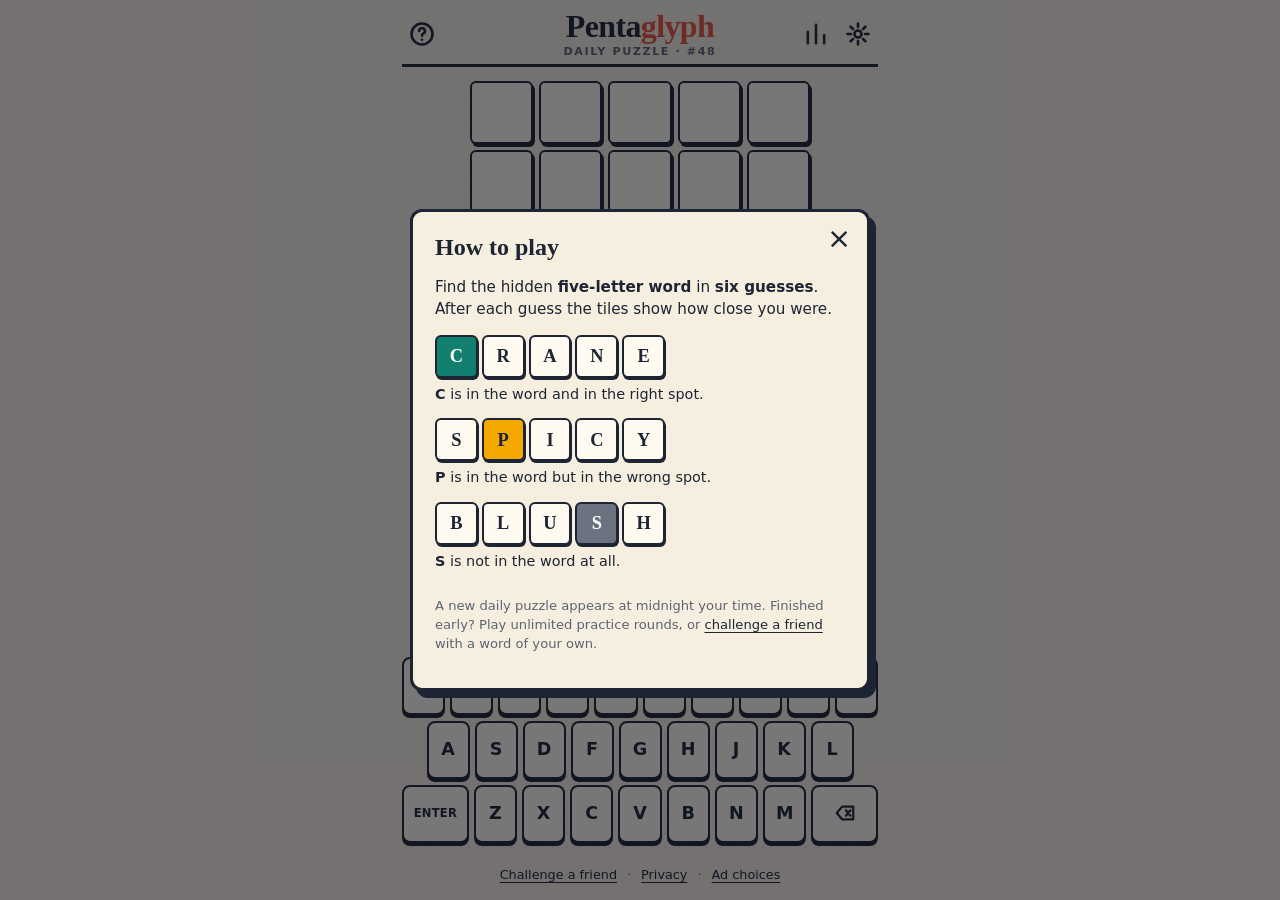
<file: index.html>
<!doctype html>
<html lang="en">
<head>
<meta charset="utf-8">
<meta name="viewport" content="width=device-width, initial-scale=1, viewport-fit=cover">
<title>Pentaglyph – the daily five-letter word game</title>
<meta name="description" content="Pentaglyph is a free daily word puzzle. Crack the hidden five-letter word in six guesses, then challenge your friends.">
<meta name="theme-color" content="#f6efe0">
<link rel="manifest" href="manifest.webmanifest">
<link rel="icon" href="icon.svg" type="image/svg+xml">
<link rel="apple-touch-icon" href="icon-192.png">
<link rel="canonical" href="https://example.com/">

<!-- Social previews: replace example.com with your domain -->
<meta property="og:type" content="website">
<meta property="og:site_name" content="Pentaglyph">
<meta property="og:title" content="Pentaglyph – can you crack today's word?">
<meta property="og:description" content="One five-letter word. Six guesses. Free daily puzzle – challenge your friends.">
<meta property="og:url" content="https://example.com/">
<meta property="og:image" content="https://example.com/og.png">
<meta name="twitter:card" content="summary_large_image">
<meta name="twitter:image" content="https://example.com/og.png">

<link rel="stylesheet" href="style.css">
</head>
<body class="ads-off">
<div class="page">

  <aside class="side side-left" aria-label="Advertisement"><div class="ad-slot" data-slot="side"><span class="ad-label">Advertisement</span></div></aside>

  <div class="app">
    <header class="top">
      <button class="icon-btn" id="btn-help" aria-label="How to play"><svg viewBox="0 0 24 24" aria-hidden="true"><circle cx="12" cy="12" r="9"/><path d="M9.5 9.5a2.5 2.5 0 1 1 3.6 2.2c-.7.4-1.1.9-1.1 1.8M12 17h.01"/></svg></button>
      <div class="brand">
        <h1 class="logo">Penta<span>glyph</span></h1>
        <p class="mode" id="mode-label">Daily puzzle</p>
      </div>
      <div class="top-right">
        <button class="icon-btn" id="btn-stats" aria-label="Stats and results"><svg viewBox="0 0 24 24" aria-hidden="true"><path d="M5 20V10M12 20V4M19 20v-7"/></svg></button>
        <button class="icon-btn" id="btn-settings" aria-label="Settings"><svg viewBox="0 0 24 24" aria-hidden="true"><circle cx="12" cy="12" r="3"/><path d="M12 3v3M12 18v3M3 12h3M18 12h3M5.6 5.6l2.1 2.1M16.3 16.3l2.1 2.1M18.4 5.6l-2.1 2.1M7.7 16.3l-2.1 2.1"/></svg></button>
      </div>
    </header>

    <div class="ad-slot ad-top" data-slot="top" aria-label="Advertisement"><span class="ad-label">Advertisement</span></div>

    <main class="game">
      <div id="board" class="board" role="grid" aria-label="Guess board"></div>
      <div id="live" class="sr-only" aria-live="polite"></div>
      <div id="keyboard" class="keyboard" aria-label="On-screen keyboard"></div>
    </main>

    <div class="ad-slot ad-bottom" data-slot="bottom" aria-label="Advertisement"><span class="ad-label">Advertisement</span></div>

    <footer class="foot">
      <button class="link" id="btn-challenge">Challenge a friend</button>
      <span aria-hidden="true">·</span>
      <a href="privacy.html">Privacy</a>
      <span aria-hidden="true">·</span>
      <button class="link" id="btn-cookies">Ad choices</button>
    </footer>
  </div>

  <aside class="side side-right" aria-label="Advertisement"><div class="ad-slot" data-slot="side"><span class="ad-label">Advertisement</span></div></aside>
</div>

<div id="toasts" class="toasts" aria-hidden="true"></div>
<canvas id="confetti" aria-hidden="true"></canvas>

<!-- How to play -->
<dialog id="dlg-help">
  <form method="dialog"><button class="close" aria-label="Close">×</button></form>
  <h2>How to play</h2>
  <p>Find the hidden <strong>five-letter word</strong> in <strong>six guesses</strong>. After each guess the tiles show how close you were.</p>
  <div class="ex">
    <div class="row"><b class="t correct">C</b><b class="t">R</b><b class="t">A</b><b class="t">N</b><b class="t">E</b></div>
    <p><strong>C</strong> is in the word and in the right spot.</p>
    <div class="row"><b class="t">S</b><b class="t present">P</b><b class="t">I</b><b class="t">C</b><b class="t">Y</b></div>
    <p><strong>P</strong> is in the word but in the wrong spot.</p>
    <div class="row"><b class="t">B</b><b class="t">L</b><b class="t">U</b><b class="t absent">S</b><b class="t">H</b></div>
    <p><strong>S</strong> is not in the word at all.</p>
  </div>
  <p class="small">A new daily puzzle appears at midnight your time. Finished early? Play unlimited practice rounds, or <button class="link" data-open="dlg-challenge">challenge a friend</button> with a word of your own.</p>
</dialog>

<!-- Stats / result -->
<dialog id="dlg-stats">
  <form method="dialog"><button class="close" aria-label="Close">×</button></form>
  <h2 id="result-title">Your stats</h2>
  <p id="result-sub" class="result-sub" hidden></p>
  <div class="stats-grid">
    <div><b id="st-played">0</b><span>Played</span></div>
    <div><b id="st-win">0</b><span>Win %</span></div>
    <div><b id="st-streak">0</b><span>Streak</span></div>
    <div><b id="st-max">0</b><span>Best</span></div>
  </div>
  <h3>Guess distribution</h3>
  <div id="dist" class="dist"></div>
  <div id="result-actions" class="actions" hidden>
    <button class="btn primary" id="btn-share">Share result</button>
    <button class="btn" id="btn-story">Save story image</button>
  </div>
  <div class="actions">
    <button class="btn" id="btn-practice">Play a practice round</button>
    <button class="btn" data-open="dlg-challenge">Challenge a friend</button>
  </div>
  <p id="next-daily" class="small center" hidden>Next daily puzzle in <b id="countdown">--:--:--</b></p>
  <div class="ad-slot ad-result" data-slot="result"><span class="ad-label">Advertisement</span></div>
</dialog>

<!-- Settings -->
<dialog id="dlg-settings">
  <form method="dialog"><button class="close" aria-label="Close">×</button></form>
  <h2>Settings</h2>
  <label class="set"><span><b>Hard mode</b><small>Revealed hints must be used in later guesses.</small></span><input type="checkbox" id="set-hard"></label>
  <label class="set"><span><b>Colour-blind marks</b><small>Adds a symbol to correct and misplaced tiles.</small></span><input type="checkbox" id="set-marks"></label>
  <label class="set"><span><b>Theme</b><small>Match your device or pick one.</small></span>
    <select id="set-theme"><option value="auto">Auto</option><option value="light">Light</option><option value="dark">Dark</option></select></label>
  <label class="set"><span><b>Reduce motion</b><small>Skip flips and confetti.</small></span><input type="checkbox" id="set-motion"></label>
</dialog>

<!-- Challenge -->
<dialog id="dlg-challenge">
  <form method="dialog"><button class="close" aria-label="Close">×</button></form>
  <h2>Challenge a friend</h2>
  <p>Pick any five-letter word. We'll make a link – your friend gets six guesses to crack it.</p>
  <input id="challenge-word" class="word-input" maxlength="5" autocomplete="off" autocapitalize="characters" spellcheck="false" placeholder="YOURS" aria-label="Your secret word">
  <p id="challenge-msg" class="small" role="status"></p>
  <div class="actions"><button class="btn primary" id="btn-challenge-go">Create link</button></div>
</dialog>

<!-- Consent banner -->
<div id="consent" class="consent" role="dialog" aria-label="Cookie and ads choices" hidden>
  <p>We show ads to keep Pentaglyph free. Ads may use cookies to personalise what you see. See our <a href="privacy.html">privacy policy</a>.</p>
  <div class="consent-btns">
    <button class="btn" id="consent-no">Non-personalised</button>
    <button class="btn primary" id="consent-yes">Accept</button>
  </div>
</div>

<script src="config.js"></script>
<script src="words.js"></script>
<script src="game.js"></script>
<script src="ads.js"></script>
</body>
</html>
</file>
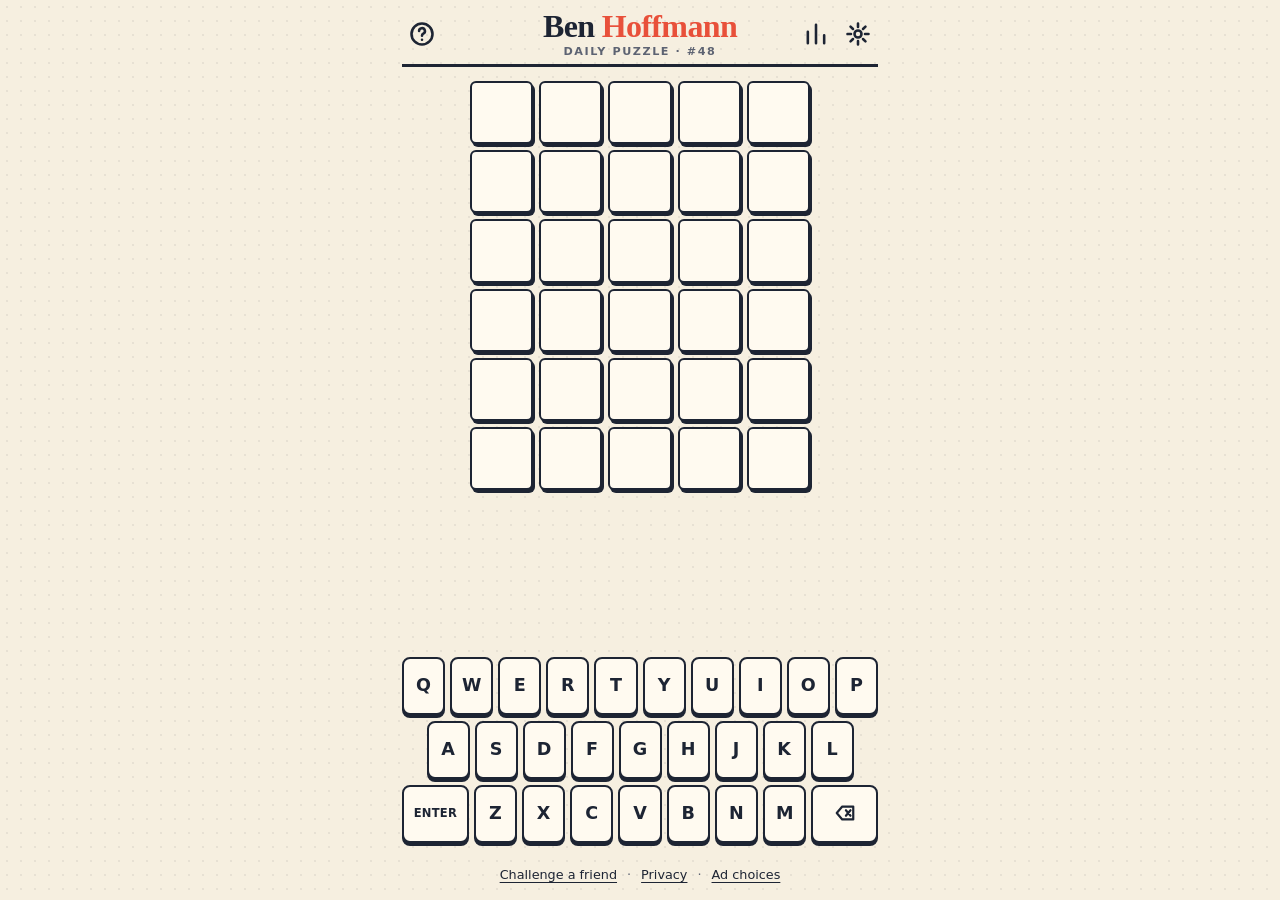
<file: public/index.html>
<!doctype html>
<html lang="en">
<head>
<meta charset="utf-8">
<meta name="viewport" content="width=device-width, initial-scale=1, viewport-fit=cover">
<title>Ben Hoffmann</title>
<meta name="description" content="Ben Hoffmann is a free daily word puzzle. Crack the hidden five-letter word in six guesses, then challenge your friends.">
<meta name="theme-color" content="#f6efe0">
<link rel="manifest" href="manifest.webmanifest">
<link rel="icon" href="icon.svg" type="image/svg+xml">
<link rel="apple-touch-icon" href="icon-192.png">
<link rel="canonical" href="https://example.com/">

<!-- Social previews: replace example.com with your domain -->
<meta property="og:type" content="website">
<meta property="og:site_name" content="Ben Hoffmann">
<meta property="og:title" content="Ben Hoffmann – can you crack today's word?">
<meta property="og:description" content="One five-letter word. Six guesses. Free daily puzzle – challenge your friends.">
<meta property="og:url" content="https://example.com/">
<meta property="og:image" content="https://example.com/og.png">
<meta name="twitter:card" content="summary_large_image">
<meta name="twitter:image" content="https://example.com/og.png">

<link rel="stylesheet" href="style.css">
</head>
<body class="ads-off">
<div class="page">

  <aside class="side side-left" aria-label="Advertisement"><div class="ad-slot" data-slot="side"><span class="ad-label">Advertisement</span></div></aside>

  <div class="app">
    <header class="top">
      <button class="icon-btn" id="btn-help" aria-label="How to play"><svg viewBox="0 0 24 24" aria-hidden="true"><circle cx="12" cy="12" r="9"/><path d="M9.5 9.5a2.5 2.5 0 1 1 3.6 2.2c-.7.4-1.1.9-1.1 1.8M12 17h.01"/></svg></button>
      <div class="brand">
        <h1 class="logo">Ben <span>Hoffmann</span></h1>
        <p class="mode" id="mode-label">Daily puzzle</p>
      </div>
      <div class="top-right">
        <button class="icon-btn" id="btn-stats" aria-label="Stats and results"><svg viewBox="0 0 24 24" aria-hidden="true"><path d="M5 20V10M12 20V4M19 20v-7"/></svg></button>
        <button class="icon-btn" id="btn-settings" aria-label="Settings"><svg viewBox="0 0 24 24" aria-hidden="true"><circle cx="12" cy="12" r="3"/><path d="M12 3v3M12 18v3M3 12h3M18 12h3M5.6 5.6l2.1 2.1M16.3 16.3l2.1 2.1M18.4 5.6l-2.1 2.1M7.7 16.3l-2.1 2.1"/></svg></button>
      </div>
    </header>

    <div class="ad-slot ad-top" data-slot="top" aria-label="Advertisement"><span class="ad-label">Advertisement</span></div>

    <main class="game">
      <div id="board" class="board" role="grid" aria-label="Guess board"></div>
      <div id="live" class="sr-only" aria-live="polite"></div>
      <div id="keyboard" class="keyboard" aria-label="On-screen keyboard"></div>
    </main>

    <div class="ad-slot ad-bottom" data-slot="bottom" aria-label="Advertisement"><span class="ad-label">Advertisement</span></div>

    <footer class="foot">
      <button class="link" id="btn-challenge">Challenge a friend</button>
      <span aria-hidden="true">·</span>
      <a href="privacy.html">Privacy</a>
      <span aria-hidden="true">·</span>
      <button class="link" id="btn-cookies">Ad choices</button>
    </footer>
  </div>

  <aside class="side side-right" aria-label="Advertisement"><div class="ad-slot" data-slot="side"><span class="ad-label">Advertisement</span></div></aside>
</div>

<div id="toasts" class="toasts" aria-hidden="true"></div>
<canvas id="confetti" aria-hidden="true"></canvas>

<!-- How to play -->
<dialog id="dlg-help">
  <form method="dialog"><button class="close" aria-label="Close">×</button></form>
  <h2>How to play</h2>
  <p>Find the hidden <strong>five-letter word</strong> in <strong>six guesses</strong>. After each guess the tiles show how close you were.</p>
  <div class="ex">
    <div class="row"><b class="t correct">C</b><b class="t">R</b><b class="t">A</b><b class="t">N</b><b class="t">E</b></div>
    <p><strong>C</strong> is in the word and in the right spot.</p>
    <div class="row"><b class="t">S</b><b class="t present">P</b><b class="t">I</b><b class="t">C</b><b class="t">Y</b></div>
    <p><strong>P</strong> is in the word but in the wrong spot.</p>
    <div class="row"><b class="t">B</b><b class="t">L</b><b class="t">U</b><b class="t absent">S</b><b class="t">H</b></div>
    <p><strong>S</strong> is not in the word at all.</p>
  </div>
  <p class="small">A new daily puzzle appears at midnight your time. Finished early? Play unlimited practice rounds, or <button class="link" data-open="dlg-challenge">challenge a friend</button> with a word of your own.</p>
</dialog>

<!-- Stats / result -->
<dialog id="dlg-stats">
  <form method="dialog"><button class="close" aria-label="Close">×</button></form>
  <h2 id="result-title">Your stats</h2>
  <p id="result-sub" class="result-sub" hidden></p>
  <div class="stats-grid">
    <div><b id="st-played">0</b><span>Played</span></div>
    <div><b id="st-win">0</b><span>Win %</span></div>
    <div><b id="st-streak">0</b><span>Streak</span></div>
    <div><b id="st-max">0</b><span>Best</span></div>
  </div>
  <h3>Guess distribution</h3>
  <div id="dist" class="dist"></div>
  <div id="result-actions" class="actions" hidden>
    <button class="btn primary" id="btn-share">Share result</button>
    <button class="btn" id="btn-story">Save story image</button>
  </div>
  <div class="actions">
    <button class="btn" id="btn-practice">Play a practice round</button>
    <button class="btn" data-open="dlg-challenge">Challenge a friend</button>
  </div>
  <p id="next-daily" class="small center" hidden>Next daily puzzle in <b id="countdown">--:--:--</b></p>
  <div class="ad-slot ad-result" data-slot="result"><span class="ad-label">Advertisement</span></div>
</dialog>

<!-- Settings -->
<dialog id="dlg-settings">
  <form method="dialog"><button class="close" aria-label="Close">×</button></form>
  <h2>Settings</h2>
  <label class="set"><span><b>Hard mode</b><small>Revealed hints must be used in later guesses.</small></span><input type="checkbox" id="set-hard"></label>
  <label class="set"><span><b>Colour-blind marks</b><small>Adds a symbol to correct and misplaced tiles.</small></span><input type="checkbox" id="set-marks"></label>
  <label class="set"><span><b>Theme</b><small>Match your device or pick one.</small></span>
    <select id="set-theme"><option value="auto">Auto</option><option value="light">Light</option><option value="dark">Dark</option></select></label>
  <label class="set"><span><b>Reduce motion</b><small>Skip flips and confetti.</small></span><input type="checkbox" id="set-motion"></label>
</dialog>

<!-- Challenge -->
<dialog id="dlg-challenge">
  <form method="dialog"><button class="close" aria-label="Close">×</button></form>
  <h2>Challenge a friend</h2>
  <p>Pick any five-letter word. We'll make a link – your friend gets six guesses to crack it.</p>
  <input id="challenge-word" class="word-input" maxlength="5" autocomplete="off" autocapitalize="characters" spellcheck="false" placeholder="YOURS" aria-label="Your secret word">
  <p id="challenge-msg" class="small" role="status"></p>
  <div class="actions"><button class="btn primary" id="btn-challenge-go">Create link</button></div>
</dialog>

<!-- Consent banner -->
<div id="consent" class="consent" role="dialog" aria-label="Cookie and ads choices" hidden>
  <p>We show ads to keep Ben Hoffmann free. Ads may use cookies to personalise what you see. See our <a href="privacy.html">privacy policy</a>.</p>
  <div class="consent-btns">
    <button class="btn" id="consent-no">Non-personalised</button>
    <button class="btn primary" id="consent-yes">Accept</button>
  </div>
</div>

<script src="config.js"></script>
<script src="words.js"></script>
<script src="game.js"></script>
<script src="ads.js"></script>
</body>
</html>
</file>
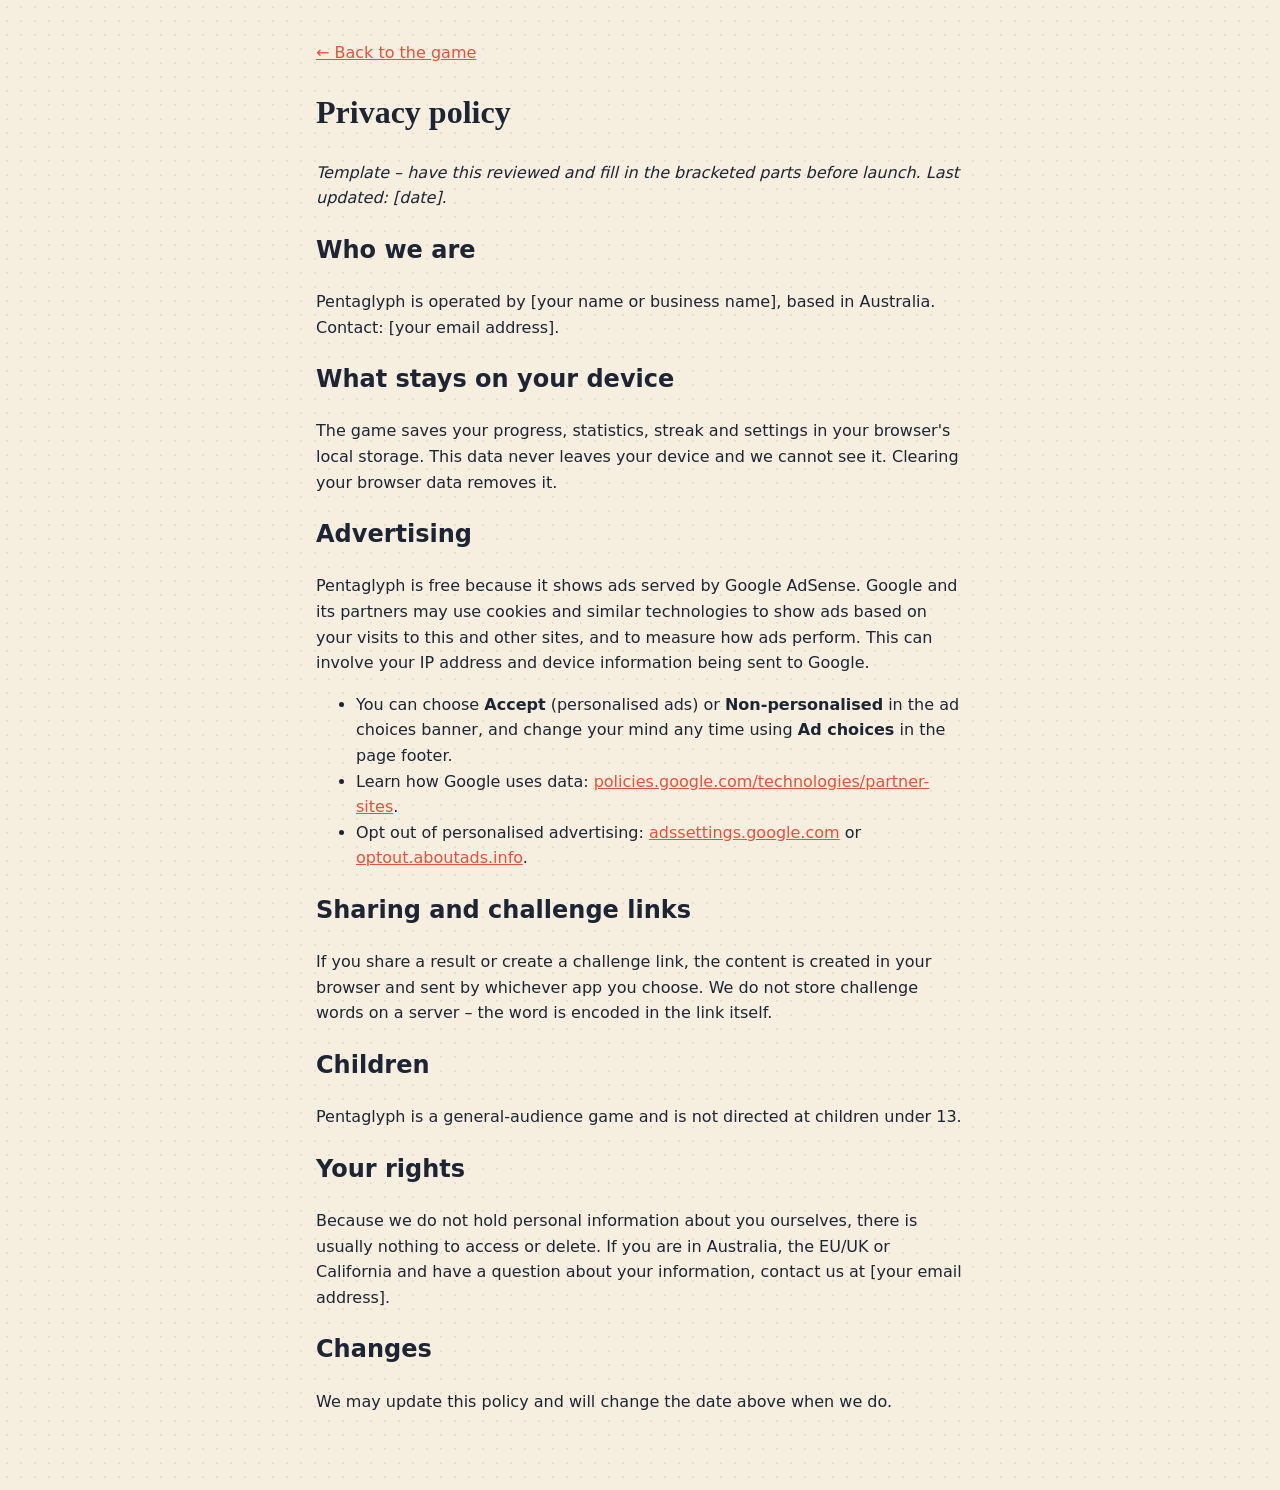
<file: privacy.html>
<!doctype html>
<html lang="en">
<head>
<meta charset="utf-8">
<meta name="viewport" content="width=device-width, initial-scale=1">
<title>Privacy policy – Pentaglyph</title>
<link rel="stylesheet" href="style.css">
</head>
<body>
<main class="doc">
  <p><a href="./">← Back to the game</a></p>
  <h1>Privacy policy</h1>
  <p><em>Template – have this reviewed and fill in the bracketed parts before launch. Last updated: [date].</em></p>

  <h2>Who we are</h2>
  <p>Pentaglyph is operated by [your name or business name], based in Australia. Contact: [your email address].</p>

  <h2>What stays on your device</h2>
  <p>The game saves your progress, statistics, streak and settings in your browser's local storage. This data never leaves your device and we cannot see it. Clearing your browser data removes it.</p>

  <h2>Advertising</h2>
  <p>Pentaglyph is free because it shows ads served by Google AdSense. Google and its partners may use cookies and similar technologies to show ads based on your visits to this and other sites, and to measure how ads perform. This can involve your IP address and device information being sent to Google.</p>
  <ul>
    <li>You can choose <strong>Accept</strong> (personalised ads) or <strong>Non-personalised</strong> in the ad choices banner, and change your mind any time using <strong>Ad choices</strong> in the page footer.</li>
    <li>Learn how Google uses data: <a href="https://policies.google.com/technologies/partner-sites">policies.google.com/technologies/partner-sites</a>.</li>
    <li>Opt out of personalised advertising: <a href="https://adssettings.google.com">adssettings.google.com</a> or <a href="https://optout.aboutads.info">optout.aboutads.info</a>.</li>
  </ul>

  <h2>Sharing and challenge links</h2>
  <p>If you share a result or create a challenge link, the content is created in your browser and sent by whichever app you choose. We do not store challenge words on a server – the word is encoded in the link itself.</p>

  <h2>Children</h2>
  <p>Pentaglyph is a general-audience game and is not directed at children under 13.</p>

  <h2>Your rights</h2>
  <p>Because we do not hold personal information about you ourselves, there is usually nothing to access or delete. If you are in Australia, the EU/UK or California and have a question about your information, contact us at [your email address].</p>

  <h2>Changes</h2>
  <p>We may update this policy and will change the date above when we do.</p>
</main>
</body>
</html>
</file>
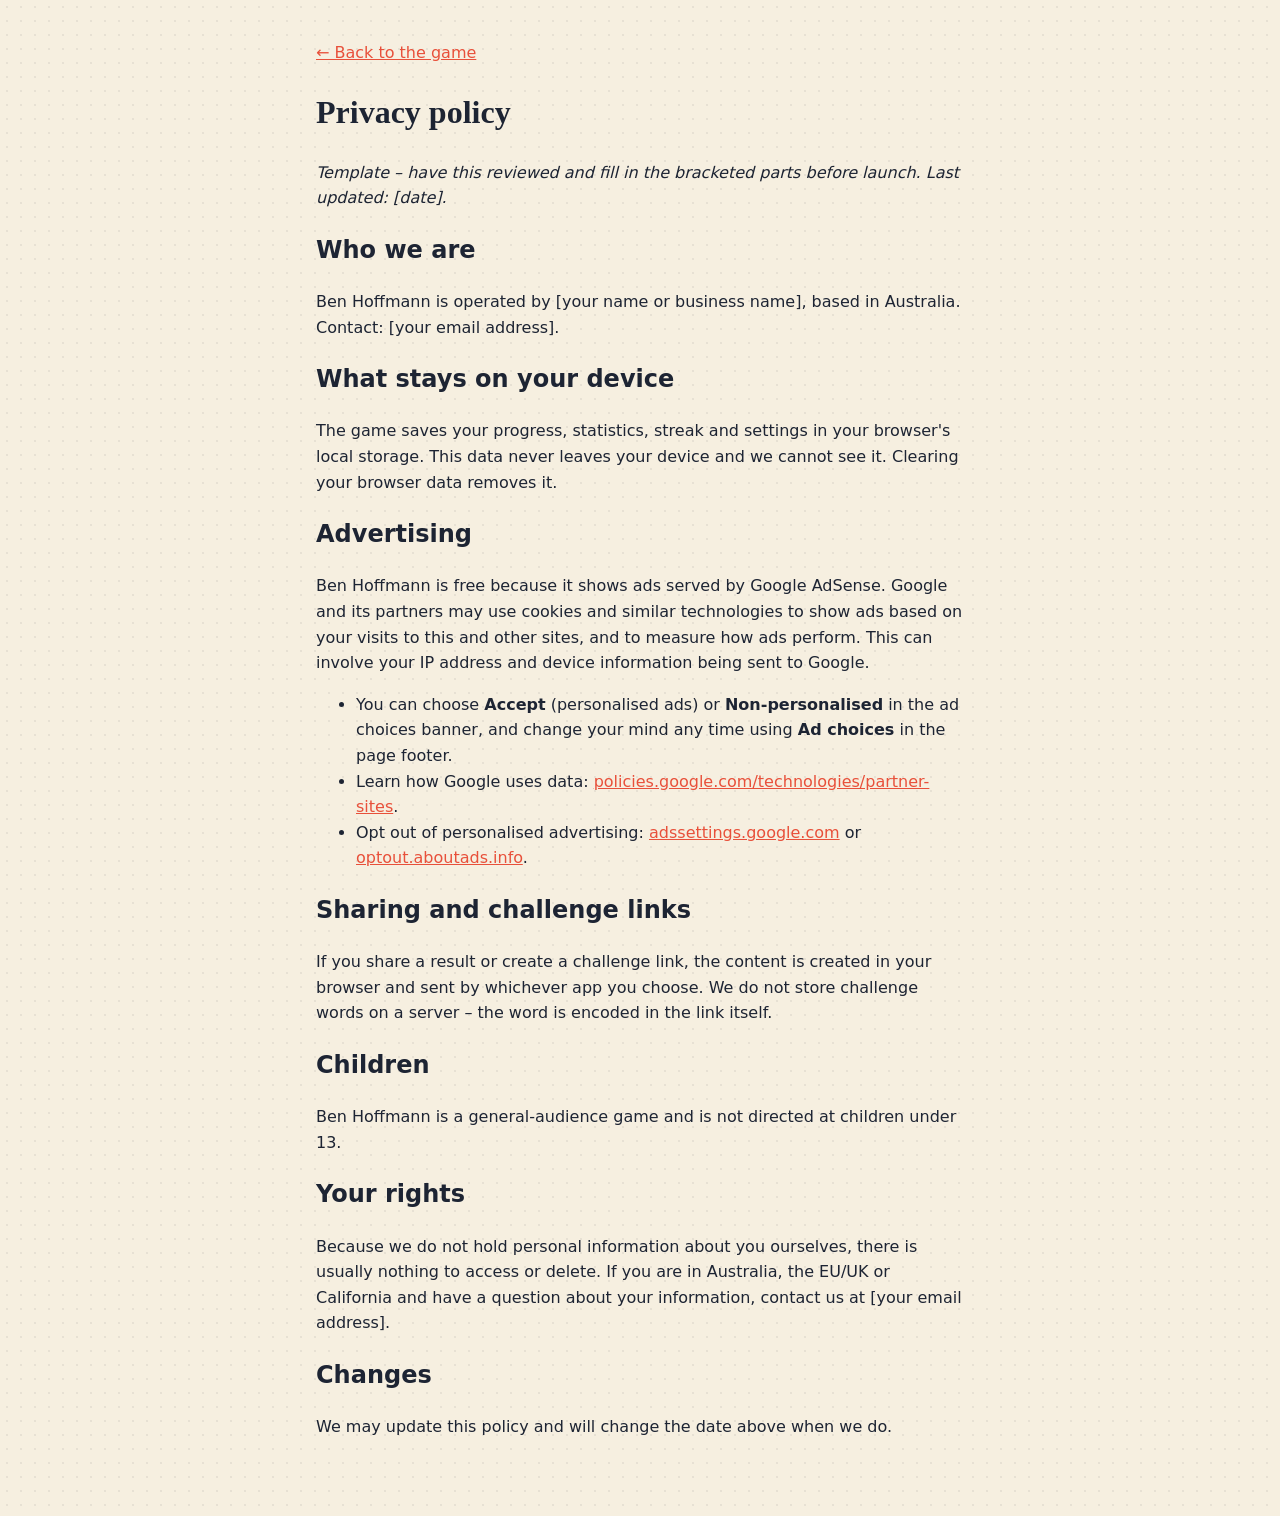
<file: public/privacy.html>
<!doctype html>
<html lang="en">
<head>
<meta charset="utf-8">
<meta name="viewport" content="width=device-width, initial-scale=1">
<title>Privacy policy – Ben Hoffmann</title>
<link rel="stylesheet" href="style.css">
</head>
<body>
<main class="doc">
  <p><a href="./">← Back to the game</a></p>
  <h1>Privacy policy</h1>
  <p><em>Template – have this reviewed and fill in the bracketed parts before launch. Last updated: [date].</em></p>

  <h2>Who we are</h2>
  <p>Ben Hoffmann is operated by [your name or business name], based in Australia. Contact: [your email address].</p>

  <h2>What stays on your device</h2>
  <p>The game saves your progress, statistics, streak and settings in your browser's local storage. This data never leaves your device and we cannot see it. Clearing your browser data removes it.</p>

  <h2>Advertising</h2>
  <p>Ben Hoffmann is free because it shows ads served by Google AdSense. Google and its partners may use cookies and similar technologies to show ads based on your visits to this and other sites, and to measure how ads perform. This can involve your IP address and device information being sent to Google.</p>
  <ul>
    <li>You can choose <strong>Accept</strong> (personalised ads) or <strong>Non-personalised</strong> in the ad choices banner, and change your mind any time using <strong>Ad choices</strong> in the page footer.</li>
    <li>Learn how Google uses data: <a href="https://policies.google.com/technologies/partner-sites">policies.google.com/technologies/partner-sites</a>.</li>
    <li>Opt out of personalised advertising: <a href="https://adssettings.google.com">adssettings.google.com</a> or <a href="https://optout.aboutads.info">optout.aboutads.info</a>.</li>
  </ul>

  <h2>Sharing and challenge links</h2>
  <p>If you share a result or create a challenge link, the content is created in your browser and sent by whichever app you choose. We do not store challenge words on a server – the word is encoded in the link itself.</p>

  <h2>Children</h2>
  <p>Ben Hoffmann is a general-audience game and is not directed at children under 13.</p>

  <h2>Your rights</h2>
  <p>Because we do not hold personal information about you ourselves, there is usually nothing to access or delete. If you are in Australia, the EU/UK or California and have a question about your information, contact us at [your email address].</p>

  <h2>Changes</h2>
  <p>We may update this policy and will change the date above when we do.</p>
</main>
</body>
</html>
</file>
<file: style.css>
/* Pentaglyph – print-shop / risograph look */
:root {
  --paper: #f6efe0;
  --paper-2: #fffaf0;
  --ink: #1d2433;
  --muted: #5d6372;
  --correct: #12806f;
  --present: #f5a800;
  --absent: #6b7280;
  --on-correct: #fff;
  --on-present: #1d2433;
  --on-absent: #fff;
  --accent: #e8503a;
  --dot: rgba(29, 36, 51, .07);
  --font-head: "Rockwell", "Roboto Slab", "Zilla Slab", Georgia, "Times New Roman", serif;
  --font-body: system-ui, -apple-system, "Segoe UI", Roboto, "Helvetica Neue", Arial, sans-serif;
}
@media (prefers-color-scheme: dark) {
  :root:not([data-theme="light"]) { --paper: #161a26; --paper-2: #222839; --ink: #f3ecdc; --muted: #a2a8b8; --absent: #3d4558; --dot: rgba(243, 236, 220, .06); --correct: #1aa08c; }
}
:root[data-theme="dark"] { --paper: #161a26; --paper-2: #222839; --ink: #f3ecdc; --muted: #a2a8b8; --absent: #3d4558; --dot: rgba(243, 236, 220, .06); --correct: #1aa08c; }

* { box-sizing: border-box; }
html { -webkit-text-size-adjust: 100%; }
body {
  margin: 0; min-height: 100dvh;
  background-color: var(--paper);
  background-image: radial-gradient(var(--dot) 1.2px, transparent 1.4px);
  background-size: 14px 14px;
  color: var(--ink); font-family: var(--font-body);
  -webkit-tap-highlight-color: transparent;
}
button { font: inherit; color: inherit; cursor: pointer; touch-action: manipulation; }
.sr-only { position: absolute; width: 1px; height: 1px; overflow: hidden; clip: rect(0 0 0 0); white-space: nowrap; }

.page { display: flex; justify-content: center; gap: 16px; min-height: 100dvh; }
.app { width: 100%; max-width: 500px; display: flex; flex-direction: column; padding: 0 12px env(safe-area-inset-bottom); }

/* ---------- header ---------- */
.top { display: grid; grid-template-columns: 1fr auto 1fr; align-items: center; padding: 10px 0 6px; border-bottom: 3px solid var(--ink); }
.top-right { display: flex; justify-content: flex-end; gap: 2px; }
.brand { text-align: center; }
.logo { margin: 0; font-family: var(--font-head); font-weight: 900; font-size: clamp(1.5rem, 6vw, 2rem); letter-spacing: -.02em; line-height: 1; }
.logo span { color: var(--accent); }
.mode { margin: 3px 0 0; font-size: .7rem; letter-spacing: .14em; text-transform: uppercase; color: var(--muted); font-weight: 700; }
.icon-btn { background: none; border: 0; padding: 6px; border-radius: 8px; width: 40px; height: 40px; }
.icon-btn svg { width: 100%; height: 100%; fill: none; stroke: var(--ink); stroke-width: 2.2; stroke-linecap: round; stroke-linejoin: round; }
.icon-btn:hover, .icon-btn:focus-visible { background: var(--dot); }
:focus-visible { outline: 3px solid var(--accent); outline-offset: 2px; }

/* ---------- game ---------- */
.game { flex: 1 0 auto; display: flex; flex-direction: column; align-items: center; justify-content: space-between; gap: 14px; padding: 14px 0 10px; min-height: calc(100dvh - 130px); }
.board {
  display: grid; grid-template-rows: repeat(6, 1fr); gap: 6px;
  width: min(340px, 100%, calc((100dvh - 330px) * 5 / 6));
  min-width: 200px; aspect-ratio: 5 / 6;
}
.row { display: grid; grid-template-columns: repeat(5, 1fr); gap: 6px; }
.row.shake { animation: shake .5s; }
.tile, .t {
  display: grid; place-items: center; aspect-ratio: 1; min-width: 0;
  border: 2.5px solid var(--ink); border-radius: 6px; background: var(--paper-2);
  font: 900 clamp(1.4rem, 7vw, 2.1rem)/1 var(--font-head); text-transform: uppercase;
  box-shadow: 2px 3px 0 var(--ink); position: relative; user-select: none;
}
.tile[data-letter]:not([data-letter=""]) { animation: pop .12s; }
.tile[data-state], .t.correct, .t.present, .t.absent { border-color: var(--ink); }
[data-state="correct"], .t.correct { background: var(--correct); color: var(--on-correct); }
[data-state="present"], .t.present { background: var(--present); color: var(--on-present); }
[data-state="absent"], .t.absent { background: var(--absent); color: var(--on-absent); }
.tile.flip { animation: flip .55s ease-in-out both; }
.tile.bounce { animation: bounce .6s ease both; }

/* colour-blind marks */
.marks [data-state="correct"]::after, .marks .t.correct::after { content: ""; position: absolute; top: 3px; right: 3px; width: 9px; height: 9px; background: currentColor; }
.marks [data-state="present"]::after, .marks .t.present::after { content: ""; position: absolute; top: 3px; right: 3px; width: 9px; height: 9px; border-radius: 50%; border: 2.5px solid currentColor; }
.marks [data-state="absent"]::before, .marks .t.absent::before { content: ""; position: absolute; inset: 0; background: repeating-linear-gradient(135deg, transparent 0 6px, rgba(255,255,255,.14) 6px 8px); border-radius: 4px; }

/* ---------- keyboard ---------- */
.keyboard { width: 100%; display: grid; gap: 6px; }
.krow { display: flex; justify-content: center; gap: 5px; }
.key {
  flex: 1 1 0; min-width: 0; height: clamp(46px, 7.4dvh, 58px);
  border: 2.5px solid var(--ink); border-radius: 8px; background: var(--paper-2);
  font: 800 clamp(.85rem, 3.6vw, 1.1rem)/1 var(--font-body); text-transform: uppercase;
  box-shadow: 0 3px 0 var(--ink); padding: 0; position: relative; top: 0;
}
.key:active { top: 3px; box-shadow: 0 0 0 var(--ink); }
.key.wide { flex: 1.6 1 0; font-size: .72rem; letter-spacing: .02em; }
.key.spacer { flex: .5 1 0; visibility: hidden; box-shadow: none; border: 0; }
.key[data-state="correct"] { background: var(--correct); color: var(--on-correct); }
.key[data-state="present"] { background: var(--present); color: var(--on-present); }
.key[data-state="absent"] { background: var(--absent); color: var(--on-absent); opacity: .85; }
.marks .key[data-state="correct"]::after { content: ""; position: absolute; top: 3px; right: 3px; width: 6px; height: 6px; background: currentColor; }
.marks .key[data-state="present"]::after { content: ""; position: absolute; top: 3px; right: 3px; width: 6px; height: 6px; border-radius: 50%; border: 2px solid currentColor; }

/* ---------- footer ---------- */
.foot { display: flex; justify-content: center; gap: 10px; padding: 14px 0 18px; font-size: .8rem; color: var(--muted); }
.foot a, .link { color: var(--ink); text-decoration: underline; text-underline-offset: 3px; background: none; border: 0; padding: 0; font-size: inherit; }

/* ---------- ads (hidden until enabled in config.js) ---------- */
.ad-slot { display: none; position: relative; overflow: hidden; background: color-mix(in srgb, var(--ink) 4%, transparent); border: 1px dashed color-mix(in srgb, var(--ink) 18%, transparent); border-radius: 6px; text-align: center; }
.ad-label { position: absolute; top: 2px; left: 6px; font-size: .6rem; letter-spacing: .1em; text-transform: uppercase; color: var(--muted); }
.ads-on .ad-top, .ads-on .ad-bottom, .ads-on .ad-result { display: block; }
.ad-top { min-height: 60px; max-height: 100px; margin-top: 10px; }
.ad-bottom { min-height: 100px; margin: 24px 0 0; }
.ad-result { min-height: 100px; margin-top: 26px; }
.ad-slot ins { display: block; width: 100%; }
.ad-slot[data-filled="0"] { display: none !important; }
.side { display: none; width: 160px; padding-top: 80px; }
@media (min-width: 1100px) { .ads-on .side { display: block; } .side .ad-slot { display: block; min-height: 600px; position: sticky; top: 20px; } }
@media (max-height: 780px) { .ad-top { display: none !important; } }
@media (min-height: 781px) { .ads-on .game { min-height: calc(100dvh - 215px); } .ads-on .board { width: min(340px, 100%, calc((100dvh - 420px) * 5 / 6)); } }

/* ---------- dialogs ---------- */
dialog {
  width: min(460px, calc(100vw - 24px)); max-height: calc(100dvh - 24px); overflow: auto;
  border: 3px solid var(--ink); border-radius: 12px; background: var(--paper); color: var(--ink);
  box-shadow: 6px 7px 0 var(--ink); padding: 22px 22px 22px; font-size: .95rem; line-height: 1.45;
}
dialog:focus { outline: none; }
dialog::backdrop { background: rgba(10, 12, 20, .55); }
dialog h2 { margin: 0 0 10px; font: 900 1.5rem/1.1 var(--font-head); }
dialog h3 { margin: 18px 0 8px; font-size: .75rem; letter-spacing: .12em; text-transform: uppercase; }
.close { position: absolute; top: 8px; right: 10px; width: 36px; height: 36px; font-size: 1.8rem; line-height: 1; background: none; border: 0; }
.small { font-size: .82rem; color: var(--muted); }
.center { text-align: center; }
.ex { display: grid; gap: 4px; margin: 14px 0; }
.ex p { margin: 2px 0 10px; font-size: .9rem; }
.ex .row { max-width: 230px; gap: 4px; }
.ex .t { font-size: 1.15rem; box-shadow: 1px 2px 0 var(--ink); border-width: 2px; }
.result-sub { margin: -4px 0 8px; font-weight: 700; }

.stats-grid { display: grid; grid-template-columns: repeat(4, 1fr); gap: 8px; text-align: center; margin: 12px 0; }
.stats-grid b { display: block; font: 900 1.9rem/1 var(--font-head); }
.stats-grid span { font-size: .68rem; letter-spacing: .08em; text-transform: uppercase; color: var(--muted); }
.dist { display: grid; gap: 4px; }
.dist div { display: flex; align-items: center; gap: 8px; font-size: .8rem; font-weight: 700; }
.dist i { display: block; min-width: 22px; padding: 2px 6px; text-align: right; font-style: normal; background: var(--absent); color: #fff; border: 2px solid var(--ink); border-radius: 4px; }
.dist .hl { background: var(--correct); }

.actions { display: flex; flex-wrap: wrap; gap: 8px; margin-top: 16px; }
.btn { flex: 1 1 140px; padding: 12px 14px; border: 2.5px solid var(--ink); border-radius: 8px; background: var(--paper-2); font-weight: 800; box-shadow: 0 3px 0 var(--ink); position: relative; }
.btn:active { top: 3px; box-shadow: none; }
.btn.primary { background: var(--accent); color: #fff; }
.btn:disabled { opacity: .5; }

.set { display: flex; justify-content: space-between; align-items: center; gap: 12px; padding: 12px 0; border-top: 2px dashed color-mix(in srgb, var(--ink) 25%, transparent); }
.set small { display: block; color: var(--muted); font-size: .78rem; margin-top: 2px; }
.set input[type=checkbox] { width: 22px; height: 22px; accent-color: var(--correct); }
.set select { font: inherit; padding: 6px 8px; border: 2px solid var(--ink); border-radius: 6px; background: var(--paper-2); color: var(--ink); }
.word-input { width: 100%; margin-top: 8px; padding: 12px; text-align: center; text-transform: uppercase; letter-spacing: .4em; font: 900 1.6rem var(--font-head); border: 3px solid var(--ink); border-radius: 8px; background: var(--paper-2); color: var(--ink); }

/* ---------- toasts, consent, confetti ---------- */
.toasts { position: fixed; top: 76px; left: 50%; transform: translateX(-50%); display: grid; gap: 8px; z-index: 50; pointer-events: none; width: max-content; max-width: 92vw; }
.toast { background: var(--ink); color: var(--paper); padding: 10px 16px; border-radius: 8px; font-weight: 800; text-align: center; animation: toast-in .2s; }
.toast.out { opacity: 0; transition: opacity .3s; }
#confetti { position: fixed; inset: 0; width: 100%; height: 100%; pointer-events: none; z-index: 60; }
.consent { position: fixed; left: 12px; right: 12px; bottom: 12px; max-width: 520px; margin: 0 auto; z-index: 70; background: var(--paper); border: 3px solid var(--ink); border-radius: 12px; box-shadow: 4px 5px 0 var(--ink); padding: 14px 16px; font-size: .85rem; }
.consent[hidden] { display: none; }
.consent p { margin: 0 0 10px; }
.consent-btns { display: flex; gap: 8px; }
.consent .btn { padding: 9px 10px; flex: 1; }

/* ---------- motion ---------- */
@keyframes pop { 50% { transform: scale(1.1); } }
@keyframes flip { 0% { transform: rotateX(0); } 50% { transform: rotateX(90deg); } 100% { transform: rotateX(0); } }
@keyframes shake { 20%, 60% { transform: translateX(-6px); } 40%, 80% { transform: translateX(6px); } }
@keyframes bounce { 0%, 20% { transform: translateY(0); } 40% { transform: translateY(-14px); } 55% { transform: translateY(2px); } 70% { transform: translateY(-6px); } 100% { transform: translateY(0); } }
@keyframes toast-in { from { opacity: 0; transform: translateY(-8px); } }
.reduce *, .reduce *::before, .reduce *::after { animation-duration: .01ms !important; animation-delay: 0s !important; transition-duration: .01ms !important; }
@media (prefers-reduced-motion: reduce) { .tile.flip, .tile.bounce, .row.shake { animation-duration: .01ms; } }

/* legal pages */
.doc { max-width: 680px; margin: 0 auto; padding: 24px 16px 60px; line-height: 1.6; }
.doc h1 { font-family: var(--font-head); }
.doc a { color: var(--accent); }
</file>
<file: public/style.css>
/* Ben Hoffmann – print-shop / risograph look */
:root {
  --paper: #f6efe0;
  --paper-2: #fffaf0;
  --ink: #1d2433;
  --muted: #5d6372;
  --correct: #12806f;
  --present: #f5a800;
  --absent: #6b7280;
  --on-correct: #fff;
  --on-present: #1d2433;
  --on-absent: #fff;
  --accent: #e8503a;
  --dot: rgba(29, 36, 51, .07);
  --font-head: "Rockwell", "Roboto Slab", "Zilla Slab", Georgia, "Times New Roman", serif;
  --font-body: system-ui, -apple-system, "Segoe UI", Roboto, "Helvetica Neue", Arial, sans-serif;
}
@media (prefers-color-scheme: dark) {
  :root:not([data-theme="light"]) { --paper: #161a26; --paper-2: #222839; --ink: #f3ecdc; --muted: #a2a8b8; --absent: #3d4558; --dot: rgba(243, 236, 220, .06); --correct: #1aa08c; }
}
:root[data-theme="dark"] { --paper: #161a26; --paper-2: #222839; --ink: #f3ecdc; --muted: #a2a8b8; --absent: #3d4558; --dot: rgba(243, 236, 220, .06); --correct: #1aa08c; }

* { box-sizing: border-box; }
html { -webkit-text-size-adjust: 100%; }
body {
  margin: 0; min-height: 100dvh;
  background-color: var(--paper);
  background-image: radial-gradient(var(--dot) 1.2px, transparent 1.4px);
  background-size: 14px 14px;
  color: var(--ink); font-family: var(--font-body);
  -webkit-tap-highlight-color: transparent;
}
button { font: inherit; color: inherit; cursor: pointer; touch-action: manipulation; }
.sr-only { position: absolute; width: 1px; height: 1px; overflow: hidden; clip: rect(0 0 0 0); white-space: nowrap; }

.page { display: flex; justify-content: center; gap: 16px; min-height: 100dvh; }
.app { width: 100%; max-width: 500px; display: flex; flex-direction: column; padding: 0 12px env(safe-area-inset-bottom); }

/* ---------- header ---------- */
.top { display: grid; grid-template-columns: 1fr auto 1fr; align-items: center; padding: 10px 0 6px; border-bottom: 3px solid var(--ink); }
.top-right { display: flex; justify-content: flex-end; gap: 2px; }
.brand { text-align: center; }
.logo { margin: 0; font-family: var(--font-head); font-weight: 900; font-size: clamp(1.5rem, 6vw, 2rem); letter-spacing: -.02em; line-height: 1; }
.logo span { color: var(--accent); }
.mode { margin: 3px 0 0; font-size: .7rem; letter-spacing: .14em; text-transform: uppercase; color: var(--muted); font-weight: 700; }
.icon-btn { background: none; border: 0; padding: 6px; border-radius: 8px; width: 40px; height: 40px; }
.icon-btn svg { width: 100%; height: 100%; fill: none; stroke: var(--ink); stroke-width: 2.2; stroke-linecap: round; stroke-linejoin: round; }
.icon-btn:hover, .icon-btn:focus-visible { background: var(--dot); }
:focus-visible { outline: 3px solid var(--accent); outline-offset: 2px; }

/* ---------- game ---------- */
.game { flex: 1 0 auto; display: flex; flex-direction: column; align-items: center; justify-content: space-between; gap: 14px; padding: 14px 0 10px; min-height: calc(100dvh - 130px); }
.board {
  display: grid; grid-template-rows: repeat(6, 1fr); gap: 6px;
  width: min(340px, 100%, calc((100dvh - 330px) * 5 / 6));
  min-width: 200px; aspect-ratio: 5 / 6;
}
.row { display: grid; grid-template-columns: repeat(5, 1fr); gap: 6px; }
.row.shake { animation: shake .5s; }
.tile, .t {
  display: grid; place-items: center; aspect-ratio: 1; min-width: 0;
  border: 2.5px solid var(--ink); border-radius: 6px; background: var(--paper-2);
  font: 900 clamp(1.4rem, 7vw, 2.1rem)/1 var(--font-head); text-transform: uppercase;
  box-shadow: 2px 3px 0 var(--ink); position: relative; user-select: none;
}
.tile[data-letter]:not([data-letter=""]) { animation: pop .12s; }
.tile[data-state], .t.correct, .t.present, .t.absent { border-color: var(--ink); }
[data-state="correct"], .t.correct { background: var(--correct); color: var(--on-correct); }
[data-state="present"], .t.present { background: var(--present); color: var(--on-present); }
[data-state="absent"], .t.absent { background: var(--absent); color: var(--on-absent); }
.tile.flip { animation: flip .55s ease-in-out both; }
.tile.bounce { animation: bounce .6s ease both; }

/* colour-blind marks */
.marks [data-state="correct"]::after, .marks .t.correct::after { content: ""; position: absolute; top: 3px; right: 3px; width: 9px; height: 9px; background: currentColor; }
.marks [data-state="present"]::after, .marks .t.present::after { content: ""; position: absolute; top: 3px; right: 3px; width: 9px; height: 9px; border-radius: 50%; border: 2.5px solid currentColor; }
.marks [data-state="absent"]::before, .marks .t.absent::before { content: ""; position: absolute; inset: 0; background: repeating-linear-gradient(135deg, transparent 0 6px, rgba(255,255,255,.14) 6px 8px); border-radius: 4px; }

/* ---------- keyboard ---------- */
.keyboard { width: 100%; display: grid; gap: 6px; }
.krow { display: flex; justify-content: center; gap: 5px; }
.key {
  flex: 1 1 0; min-width: 0; height: clamp(46px, 7.4dvh, 58px);
  border: 2.5px solid var(--ink); border-radius: 8px; background: var(--paper-2);
  font: 800 clamp(.85rem, 3.6vw, 1.1rem)/1 var(--font-body); text-transform: uppercase;
  box-shadow: 0 3px 0 var(--ink); padding: 0; position: relative; top: 0;
}
.key:active { top: 3px; box-shadow: 0 0 0 var(--ink); }
.key.wide { flex: 1.6 1 0; font-size: .72rem; letter-spacing: .02em; }
.key.spacer { flex: .5 1 0; visibility: hidden; box-shadow: none; border: 0; }
.key[data-state="correct"] { background: var(--correct); color: var(--on-correct); }
.key[data-state="present"] { background: var(--present); color: var(--on-present); }
.key[data-state="absent"] { background: var(--absent); color: var(--on-absent); opacity: .85; }
.marks .key[data-state="correct"]::after { content: ""; position: absolute; top: 3px; right: 3px; width: 6px; height: 6px; background: currentColor; }
.marks .key[data-state="present"]::after { content: ""; position: absolute; top: 3px; right: 3px; width: 6px; height: 6px; border-radius: 50%; border: 2px solid currentColor; }

/* ---------- footer ---------- */
.foot { display: flex; justify-content: center; gap: 10px; padding: 14px 0 18px; font-size: .8rem; color: var(--muted); }
.foot a, .link { color: var(--ink); text-decoration: underline; text-underline-offset: 3px; background: none; border: 0; padding: 0; font-size: inherit; }

/* ---------- ads (hidden until enabled in config.js) ---------- */
.ad-slot { display: none; position: relative; overflow: hidden; background: color-mix(in srgb, var(--ink) 4%, transparent); border: 1px dashed color-mix(in srgb, var(--ink) 18%, transparent); border-radius: 6px; text-align: center; }
.ad-label { position: absolute; top: 2px; left: 6px; font-size: .6rem; letter-spacing: .1em; text-transform: uppercase; color: var(--muted); }
.ads-on .ad-top, .ads-on .ad-bottom, .ads-on .ad-result { display: block; }
.ad-top { min-height: 60px; max-height: 100px; margin-top: 10px; }
.ad-bottom { min-height: 100px; margin: 24px 0 0; }
.ad-result { min-height: 100px; margin-top: 26px; }
.ad-slot ins { display: block; width: 100%; }
.ad-slot[data-filled="0"] { display: none !important; }
.side { display: none; width: 160px; padding-top: 80px; }
@media (min-width: 1100px) { .ads-on .side { display: block; } .side .ad-slot { display: block; min-height: 600px; position: sticky; top: 20px; } }
@media (max-height: 780px) { .ad-top { display: none !important; } }
@media (min-height: 781px) { .ads-on .game { min-height: calc(100dvh - 215px); } .ads-on .board { width: min(340px, 100%, calc((100dvh - 420px) * 5 / 6)); } }

/* ---------- dialogs ---------- */
dialog {
  width: min(460px, calc(100vw - 24px)); max-height: calc(100dvh - 24px); overflow: auto;
  border: 3px solid var(--ink); border-radius: 12px; background: var(--paper); color: var(--ink);
  box-shadow: 6px 7px 0 var(--ink); padding: 22px 22px 22px; font-size: .95rem; line-height: 1.45;
}
dialog:focus { outline: none; }
dialog::backdrop { background: rgba(10, 12, 20, .55); }
dialog h2 { margin: 0 0 10px; font: 900 1.5rem/1.1 var(--font-head); }
dialog h3 { margin: 18px 0 8px; font-size: .75rem; letter-spacing: .12em; text-transform: uppercase; }
.close { position: absolute; top: 8px; right: 10px; width: 36px; height: 36px; font-size: 1.8rem; line-height: 1; background: none; border: 0; }
.small { font-size: .82rem; color: var(--muted); }
.center { text-align: center; }
.ex { display: grid; gap: 4px; margin: 14px 0; }
.ex p { margin: 2px 0 10px; font-size: .9rem; }
.ex .row { max-width: 230px; gap: 4px; }
.ex .t { font-size: 1.15rem; box-shadow: 1px 2px 0 var(--ink); border-width: 2px; }
.result-sub { margin: -4px 0 8px; font-weight: 700; }

.stats-grid { display: grid; grid-template-columns: repeat(4, 1fr); gap: 8px; text-align: center; margin: 12px 0; }
.stats-grid b { display: block; font: 900 1.9rem/1 var(--font-head); }
.stats-grid span { font-size: .68rem; letter-spacing: .08em; text-transform: uppercase; color: var(--muted); }
.dist { display: grid; gap: 4px; }
.dist div { display: flex; align-items: center; gap: 8px; font-size: .8rem; font-weight: 700; }
.dist i { display: block; min-width: 22px; padding: 2px 6px; text-align: right; font-style: normal; background: var(--absent); color: #fff; border: 2px solid var(--ink); border-radius: 4px; }
.dist .hl { background: var(--correct); }

.actions { display: flex; flex-wrap: wrap; gap: 8px; margin-top: 16px; }
.btn { flex: 1 1 140px; padding: 12px 14px; border: 2.5px solid var(--ink); border-radius: 8px; background: var(--paper-2); font-weight: 800; box-shadow: 0 3px 0 var(--ink); position: relative; }
.btn:active { top: 3px; box-shadow: none; }
.btn.primary { background: var(--accent); color: #fff; }
.btn:disabled { opacity: .5; }

.set { display: flex; justify-content: space-between; align-items: center; gap: 12px; padding: 12px 0; border-top: 2px dashed color-mix(in srgb, var(--ink) 25%, transparent); }
.set small { display: block; color: var(--muted); font-size: .78rem; margin-top: 2px; }
.set input[type=checkbox] { width: 22px; height: 22px; accent-color: var(--correct); }
.set select { font: inherit; padding: 6px 8px; border: 2px solid var(--ink); border-radius: 6px; background: var(--paper-2); color: var(--ink); }
.word-input { width: 100%; margin-top: 8px; padding: 12px; text-align: center; text-transform: uppercase; letter-spacing: .4em; font: 900 1.6rem var(--font-head); border: 3px solid var(--ink); border-radius: 8px; background: var(--paper-2); color: var(--ink); }

/* ---------- toasts, consent, confetti ---------- */
.toasts { position: fixed; top: 76px; left: 50%; transform: translateX(-50%); display: grid; gap: 8px; z-index: 50; pointer-events: none; width: max-content; max-width: 92vw; }
.toast { background: var(--ink); color: var(--paper); padding: 10px 16px; border-radius: 8px; font-weight: 800; text-align: center; animation: toast-in .2s; }
.toast.out { opacity: 0; transition: opacity .3s; }
#confetti { position: fixed; inset: 0; width: 100%; height: 100%; pointer-events: none; z-index: 60; }
.consent { position: fixed; left: 12px; right: 12px; bottom: 12px; max-width: 520px; margin: 0 auto; z-index: 70; background: var(--paper); border: 3px solid var(--ink); border-radius: 12px; box-shadow: 4px 5px 0 var(--ink); padding: 14px 16px; font-size: .85rem; }
.consent[hidden] { display: none; }
.consent p { margin: 0 0 10px; }
.consent-btns { display: flex; gap: 8px; }
.consent .btn { padding: 9px 10px; flex: 1; }

/* ---------- motion ---------- */
@keyframes pop { 50% { transform: scale(1.1); } }
@keyframes flip { 0% { transform: rotateX(0); } 50% { transform: rotateX(90deg); } 100% { transform: rotateX(0); } }
@keyframes shake { 20%, 60% { transform: translateX(-6px); } 40%, 80% { transform: translateX(6px); } }
@keyframes bounce { 0%, 20% { transform: translateY(0); } 40% { transform: translateY(-14px); } 55% { transform: translateY(2px); } 70% { transform: translateY(-6px); } 100% { transform: translateY(0); } }
@keyframes toast-in { from { opacity: 0; transform: translateY(-8px); } }
.reduce *, .reduce *::before, .reduce *::after { animation-duration: .01ms !important; animation-delay: 0s !important; transition-duration: .01ms !important; }
@media (prefers-reduced-motion: reduce) { .tile.flip, .tile.bounce, .row.shake { animation-duration: .01ms; } }

/* legal pages */
.doc { max-width: 680px; margin: 0 auto; padding: 24px 16px 60px; line-height: 1.6; }
.doc h1 { font-family: var(--font-head); }
.doc a { color: var(--accent); }
</file>
